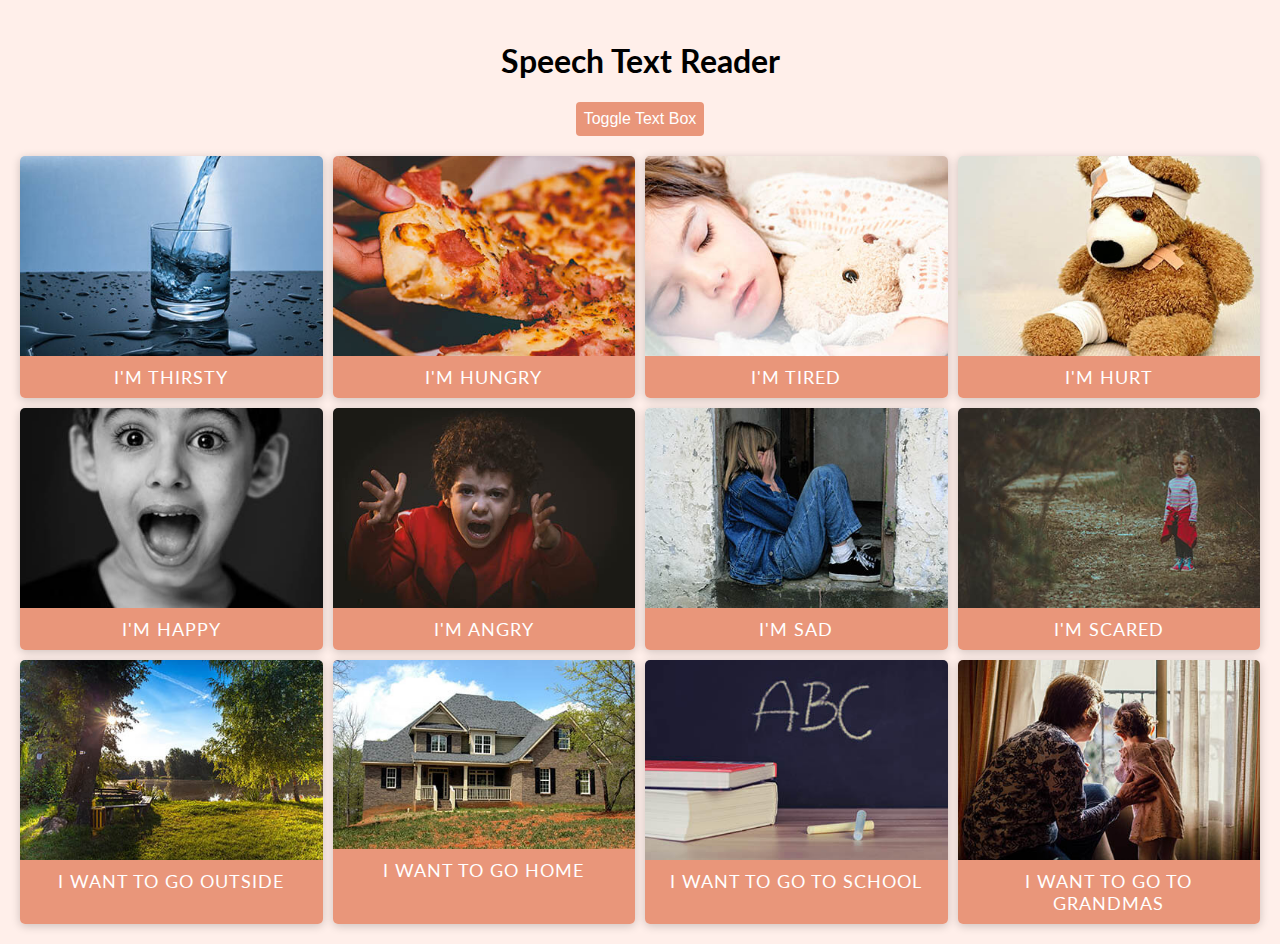
<file: 23- Speech Text Synthesis/index.html>
<!DOCTYPE html>
<html lang="en">
  <head>
    <meta charset="UTF-8" />
    <meta name="viewport" content="width=device-width, initial-scale=1.0" />
    <link rel="stylesheet" href="style.css" />
    <title>Speech Text Reader</title>
  </head>
  <body>
    <div class="container">
      <h1>Speech Text Reader</h1>
      <button id="toggle" class="btn btn-toggle">
        Toggle Text Box
      </button>
      <div id="text-box" class="text-box">
        <div id="close" class="close">
          X
        </div>
        <h3>Choose Voice</h3>
        <select id="voices"></select>
        <textarea  id="text" placeholder="Enter text to read..."></textarea>
        <button class="btn" id="read">Read Text</button>
      </div>
      <main></main>
    </div>
    <script src="script.js"></script>
  </body>
</html>
</file>
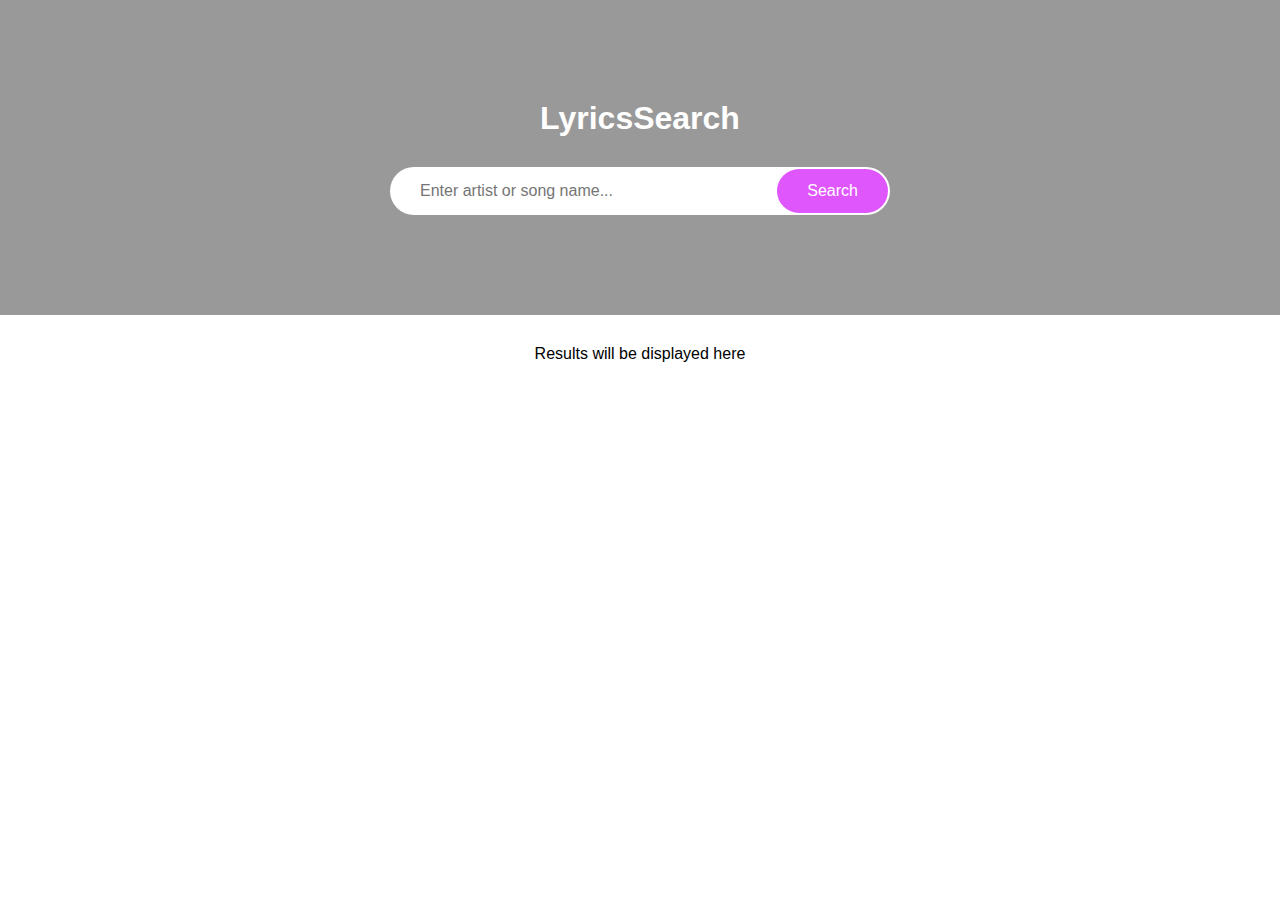
<file: 25- Lyrics Search App/index.html>
<!DOCTYPE html>
<html lang="en">
<head>
    <meta charset="UTF-8">
    <meta name="viewport" content="width=device-width, initial-scale=1.0">
    <link rel="stylesheet" href="Style.css">
    <title>LyricsSearch</title>
</head>
<body>
    <header>
        <h1>LyricsSearch</h1>

        <form id="form">
            <input type="text" id="search" placeholder="Enter artist or song name...">
            <button>Search</button>
        </form>
    </header>
    

    <div id="result" class="container">
        <p>Results will be displayed here</p>
    </div>

    <div id="more" class="container centered"></div>


    <script src="Script.js"></script>
</body>
</html>
</file>
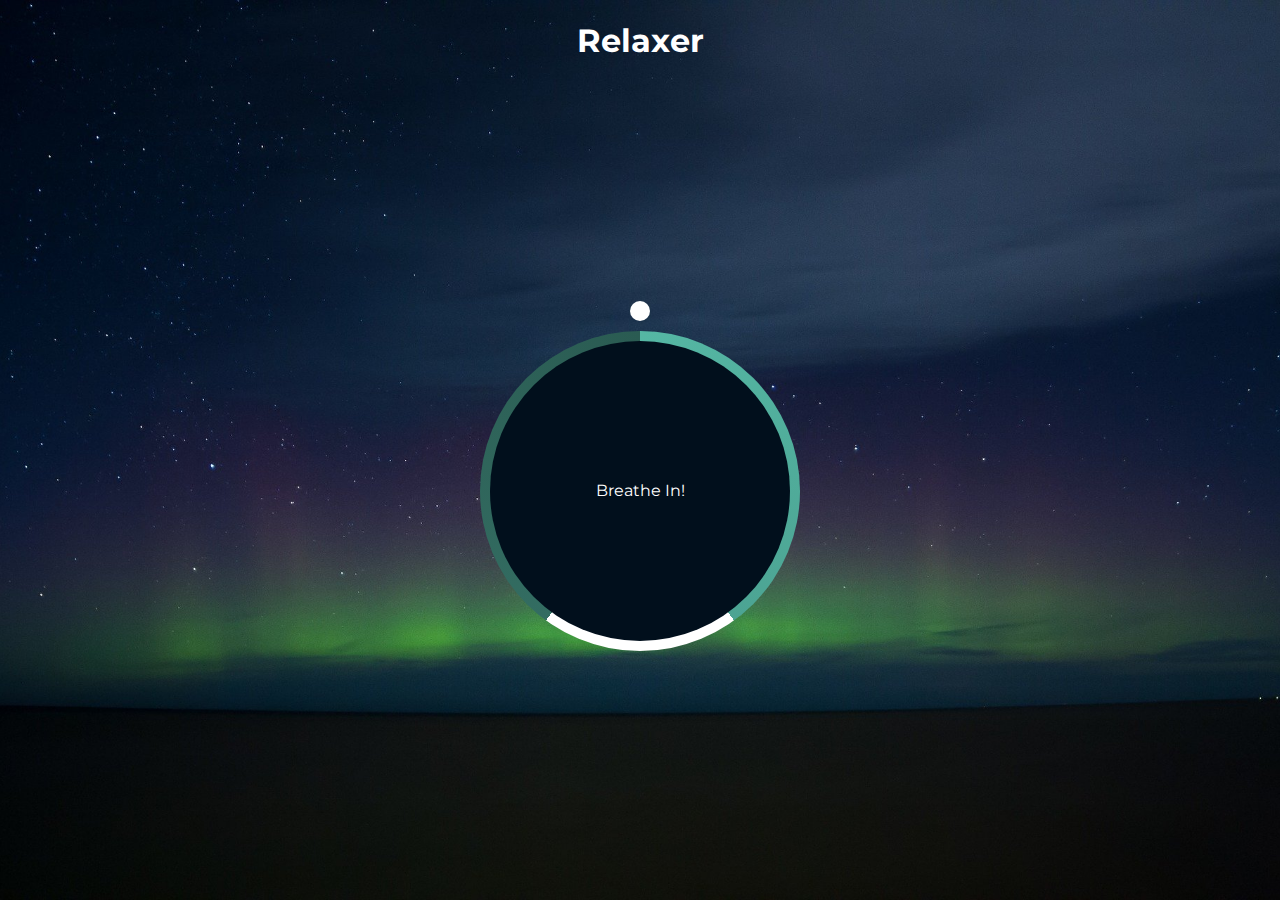
<file: 26- Relaxer App/index.html>
<!DOCTYPE html>
<html lang="en">
<head>
    <meta charset="UTF-8">
    <meta name="viewport" content="width=device-width, initial-scale=1.0">
    <link rel="stylesheet" href="Style.css">
    <title>Relaxer</title>
</head>
<body>
    <h1>Relaxer</h1>

    <div class="container" id="container">
        <div class="circle"></div>

            <p id="text"></p>

            <div class="pointer-container">
                <span class="pointer"></span>
            </div>

            <div class="gradient-circle"></div>
    </div>
    


    <script src="Script.js"></script>
</body>
</html>
</file>
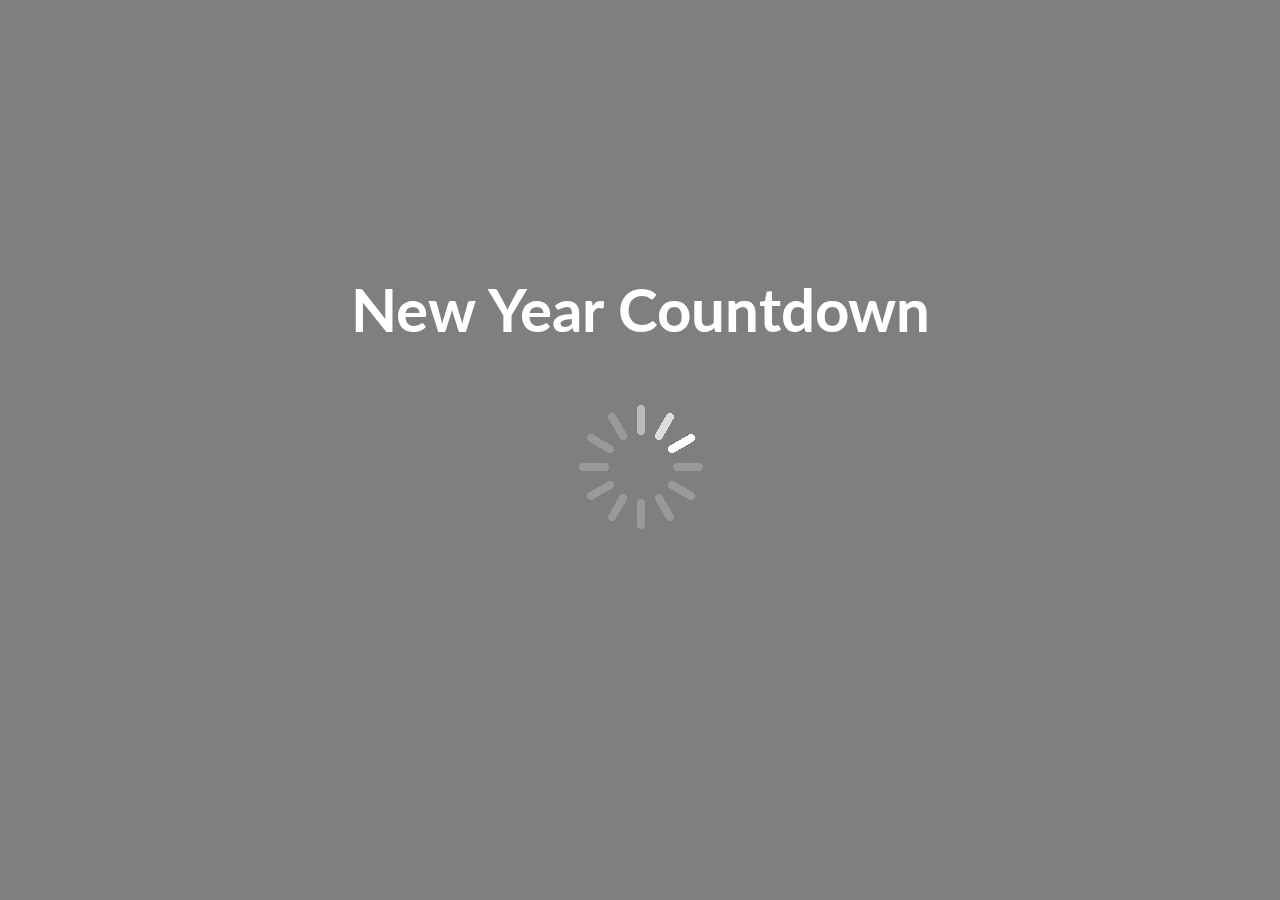
<file: 28- New Year Countdown/index.html>
<!DOCTYPE html>
<html lang="en">
<head>
    <meta charset="UTF-8">
    <meta name="viewport" content="width=device-width, initial-scale=1.0">
    <title>New Year Countdown</title>
    <link rel="stylesheet" href="style.css">
</head>
<body>
    <div id="year" class="year"></div>

    <h1>New Year Countdown</h1>
    
    <div id="countdown" class="countdown">
        <div class="time">
            <h2 id="days">00</h2>
            <small>days</small>
        </div>

        <div class="time">
            <h2 id="hours">00</h2>
            <small>hours</small>
        </div>
        <div class="time">
            <h2 id="minutes">00</h2>
            <small>minutes</small>
        </div>
        <div class="time">
            <h2 id="seconds">00</h2>
            <small>seconds</small>
        </div>
    </div>

    <img src="./img/spinner.gif" alt="loading..." id="loading" class="loading">


    <script src="script.js"></script>
</body>
</html>
</file>
<file: 23- Speech Text Synthesis/style.css>
@import url('https://fonts.googleapis.com/css?family=Lato');

* {
    box-sizing: border-box;
}

body {
    background: #ffefea;
    font-family: 'Lato', sans-serif;
    min-height: 100vh;
    margin: 0
}

h1 {
    text-align: center;
}

.container {
    margin: auto;
    padding: 20px;
}

.btn {
    cursor: pointer;
    background-color: darksalmon;
    border: 0;
    border-radius: 4px;
    color: #fff;
    font-size: 16px;
    padding: 8px;
}

.btn:active {
    transform: scale(0.98);
}

.btn:focus, select:focus {
    outline: 0;
}

.btn-toggle {
    display: block;
    margin: auto;
    margin-bottom: 20px;
}

.text-box {
    width: 70%;
    position: absolute;
    top: 30%;
    left: 50%;
    transform: translate(-50%, -800px);
    background-color: #333;
    color: #fff;
    padding: 20px;
    border-radius: 5px;
    transition: all 1s ease-in-out;
}

.text-box.show {
    transform: translate(-50%, 0);
}

.text-box select {
    background-color: darksalmon;
    cursor: pointer;
    border-radius: 3px;
    border: 0;
    color: #fff;
    font-size: 12px;
    height: 30px;
    width: 100%;
}

.text-box textarea {
    border: 1px #dadada solid;
    border-radius: 4px;
    font-size: 16px;
    padding: 8px;
    margin: 15px 0;
    width: 100%;
    height: 150px;
}

.text-box textarea:focus {
    outline: 0;
    border: 2px #222 solid;
}


.text-box .btn {
    width: 100%;
}

.text-box .close {
    float: right;
    text-align: right;
    cursor: pointer;
}

main {
    display: grid;
    grid-template-columns: repeat(4, 1fr);
    grid-gap: 10px;
}

.box {
    box-shadow: 0 2px 10px rgba(0, 0, 0, 0.2);
    border-radius: 5px;
    cursor: pointer;
    display: flex;
    flex-direction: column;
    overflow: hidden;
    transition: box-shadow 0.2s ease-out;
}

.box.active {
    box-shadow: 0 0 10px 5px darksalmon;
}

.box img {
    width: 100%;
    object-fit: cover;
    height: 200px;
}

.box .info {
    background-color: darksalmon;
    color: #fff;
    font-size: 18px;
    letter-spacing: 1px;
    text-transform: uppercase;
    margin: 0;
    padding: 10px;
    text-align: center;
    height: 100%;
}

@media(max-width: 1100px) {
    main {
      grid-template-columns: repeat(3, 1fr); 
    }
}

@media(max-width: 760px){
    main {
        grid-template-columns: repeat(2, 1fr);
    }

}
@media(max-width: 500px){
    main {
        grid-template-columns: repeat(1, 1fr);
    }
}
</file>
<file: 25- Lyrics Search App/Style.css>
* {
    box-sizing: border-box;
}

body {
    background-color: #fff;
    font-family: Arial, Helvetica, sans-serif;
    margin: 0;
}

button {
    cursor: pointer;
}

button:active {
    transform: scale(0.95);
}

input:focus, button:focus {
    outline: none;
}

header {
    background-image: url('https://images.unsplash.com/photo-1510915361894-db8b60106cb1?ixlib=rb-1.2.1&ixid=eyJhcHBfaWQiOjEyMDd9&auto=format&fit=crop&w=1350&q=80');
    background-repeat: no-repeat;
    background-size: cover;
    background-position: center center;
    color: #fff;
    display: flex;
    flex-direction: column;
    align-items: center;
    justify-content: center;
    padding: 100px 0;
    position: relative;
}

header::after {
    content: '';
    position: absolute;
    top: 0;
    left: 0;
    height: 100%;
    width: 100%;
    background-color: rgba(0, 0, 0, 0.4);
}

header * {
    z-index: 1;
}

header h1 {
    margin: 0 0 30px;
}

form {
    position: relative;
    width: 500px;
    max-width: 100%;
}

form input {
    border: 0;
    border-radius: 50px;
    font-size: 16px;
    padding: 15px 30px;
    width: 100%;
}

form button {
    position: absolute;
    top: 2px;
    right: 2px;
    background-color: #e056fd;
    border: 0;
    border-radius: 50px;
    color: #fff;
    font-size: 16px;
    padding: 13px 30px;
}

.btn {
    background-color: #8d56fd;
    border: 0;
    border-radius: 10px;
    color: #fff;
    padding: 4px 10px;
}

ul.songs {
    list-style-type: none;
    padding: 0;
}

ul.songs li {
    display: flex;
    align-items: center;
    justify-content: space-between;
    margin: 10px 0;
}

.container {
    margin: 30px auto;
    max-width: 100%;
    width: 500px;
}

.container h2 {
    font-weight: 300;
}

.container p {
    text-align: center;
}

.centered {
    display: flex;
    justify-content: center;
}

.centered button {
    transform: scale(1.3);
    margin: 15px;
}
</file>
<file: 26- Relaxer App/Style.css>
@import url('https://fonts.googleapis.com/css?family=Montserrat&display=swap');

* {
    box-sizing: border-box;
}

body {
    background: #224941 url('img.jpg') no-repeat center center/cover;
    color: #fff;
    font-family: 'Montserrat', sans-serif;
    min-height: 100vh;
    overflow: hidden;
    display: flex;
    flex-direction: column;
    align-items: center;
    margin: 0;
}

.container {
    display: flex;
    align-items: center;
    justify-content: center;
    margin: auto;
    height: 300px;
    width: 300px;
    position: relative;
    transform: scale(1);
}

.circle {
    background-color: #010f1c;
    height: 100%;
    width: 100%;
    border-radius: 50%;
    position: absolute;
    top: 0;
    left: 0;
    z-index: -1;
}

.gradient-circle {
    background: conic-gradient(
        #55b7a4 0%,
        #4ca493 40%,
        #fff 40%,
        #fff 60%,
        #336d62 60%,
        #2a5b52 100%
    );
    height: 320px;
    width: 320px;
    z-index: -2;
    border-radius: 50%;
    position: absolute;
    top: -10px;
    left: -10px;

}

.pointer {
    background-color: #fff;
    border-radius: 50%;
    height: 20px;
    width: 20px;
    display: block;
}

.pointer-container {
    position: absolute;
    top: -40px;
    left: 140px;
    width: 20px;
    height: 190px;
    animation: rotate 7.5s linear forwards infinite;
    transform-origin: bottom center;
}

@keyframes rotate {
    from {
        transform: rotate(0deg);
    }

    to {
        transform: rotate(360deg);
    }
}

.container.grow {
    animation: grow 3s linear forwards;
}

@keyframes grow {
    from {
        transform: scale(1);
    }

    to {
        transform: scale(1.2);
    }
}

.container.shrink {
    animation: shrink 3s linear forwards;
}

@keyframes shrink {
    from {
        transform: scale(1.2);
    }

    to {
        transform: scale(1);
    }
}
</file>
<file: 28- New Year Countdown/style.css>
@import url("https://fonts.googleapis.com/css?family=Lato&display=swap");

* {
  box-sizing: border-box;
}

body {
  background-image: url("https://images.unsplash.com/photo-1467810563316-b5476525c0f9?ixlib=rb-1.2.1&ixid=eyJhcHBfaWQiOjEyMDd9&auto=format&fit=crop&w=1349&q=80");
  background-repeat: no-repeat;
  background-size: cover;
  background-position: center center;
  height: 100vh;
  color: #fff;
  font-family: 'Lato', sans-serif;
  display: flex;
  flex-direction: column;
  align-items: center;
  justify-content: center;
  text-align: center;
  margin: 0;
  overflow: hidden;
}

/* Add a dark overlay */
body::after {
    content: '';
    position: absolute;
    top: 0;
    left: 0;
    width: 100%;
    height: 100%;
    background-color: rgba(0, 0, 0, 0.5);
}

body * {
    z-index: 1;
}

h1 {
    font-size: 60px;
    margin: -80px 0 40px;
}

.year {
    font-size: 200px;
    z-index: -1;
    opacity: 0.2;
    position: absolute;
    bottom: 20px;
    left: 50%;
    transform: translateX(-50%);
  }

  .countdown {
    /* display: flex; */
    display: none;
    transform: scale(2);
  }

.time {
    display: flex;
    flex-direction: column;
    align-items: center;
    justify-content: center;
    margin: 15px;
}

.time h2 {
    margin: 0 0 5px;   
}

@media(max-width: 500px) {
    h1 {
        font-size: 45px;
    }

    .time {
        margin: 5px;
    }

    .time h2 {
        font-size: 12px;
        margin: 0;
    }

    .time small {
        font-size: 10px;
    }
}
</file>
